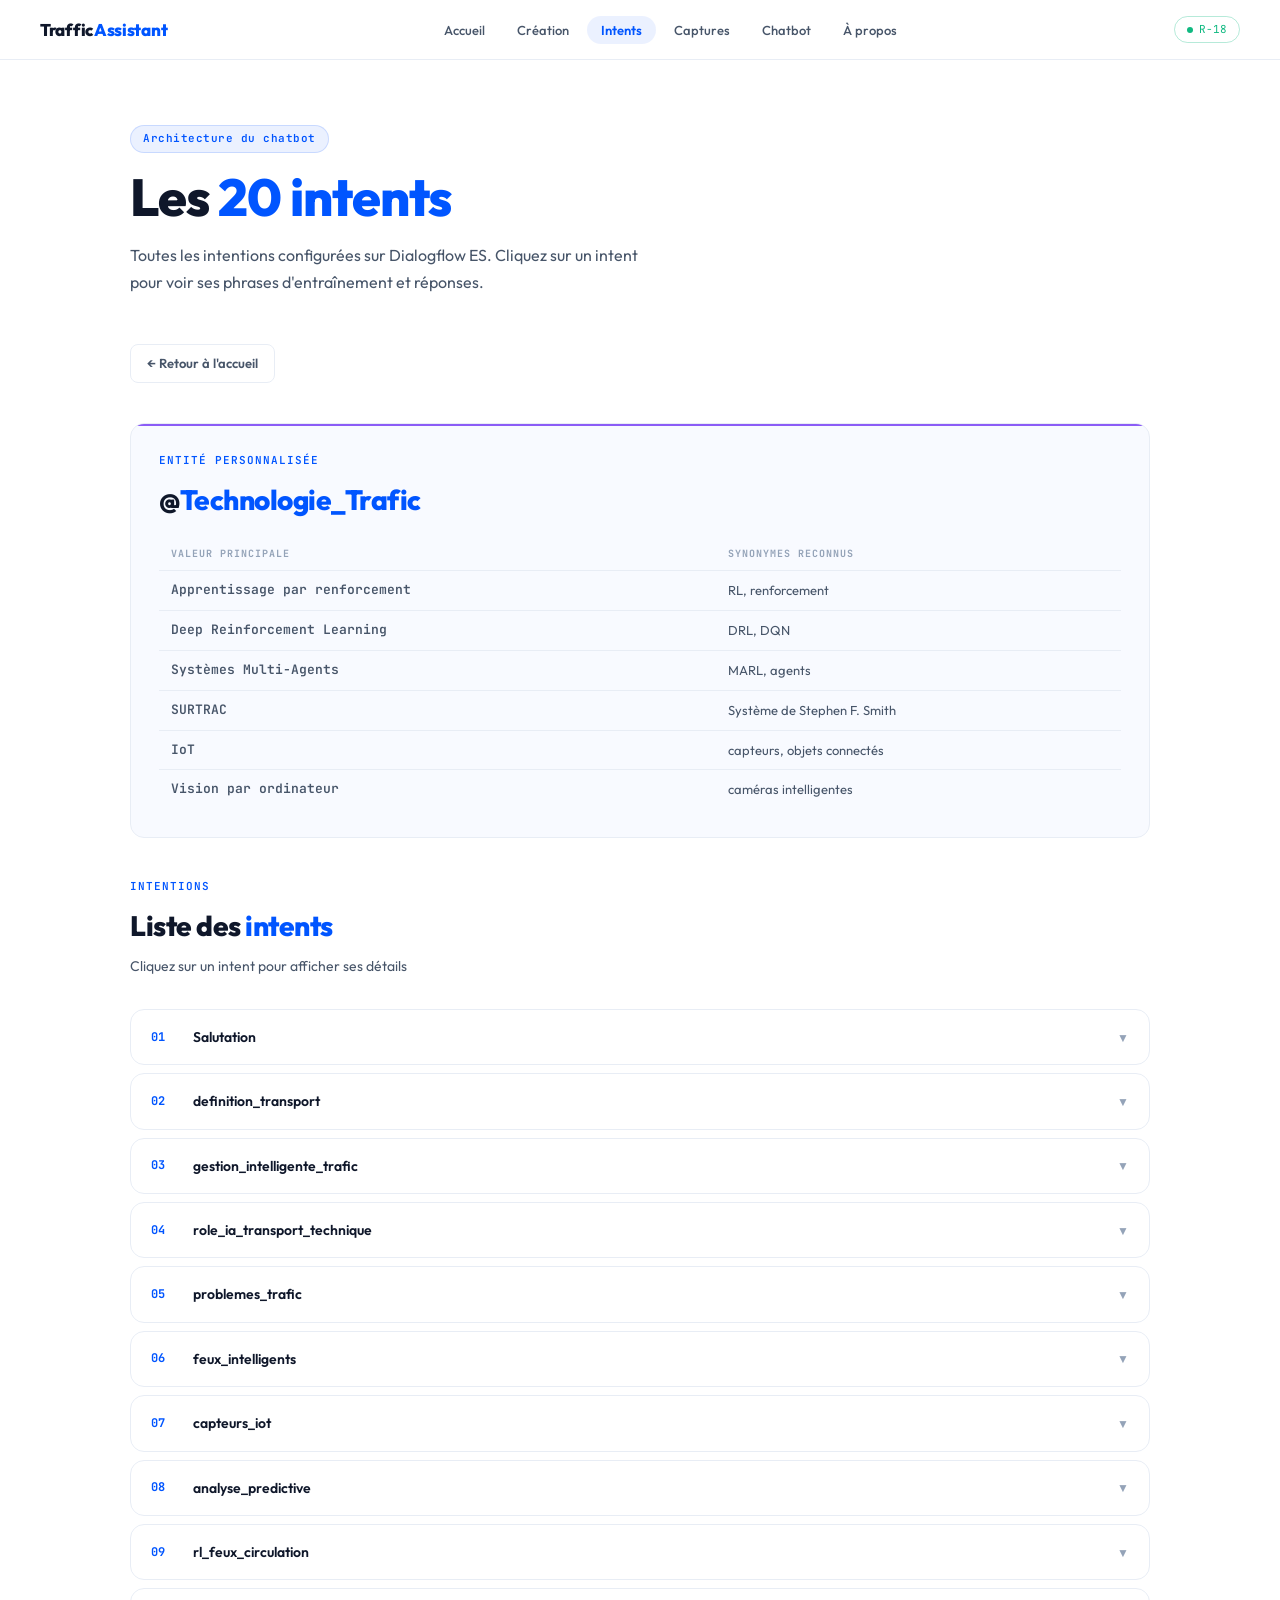
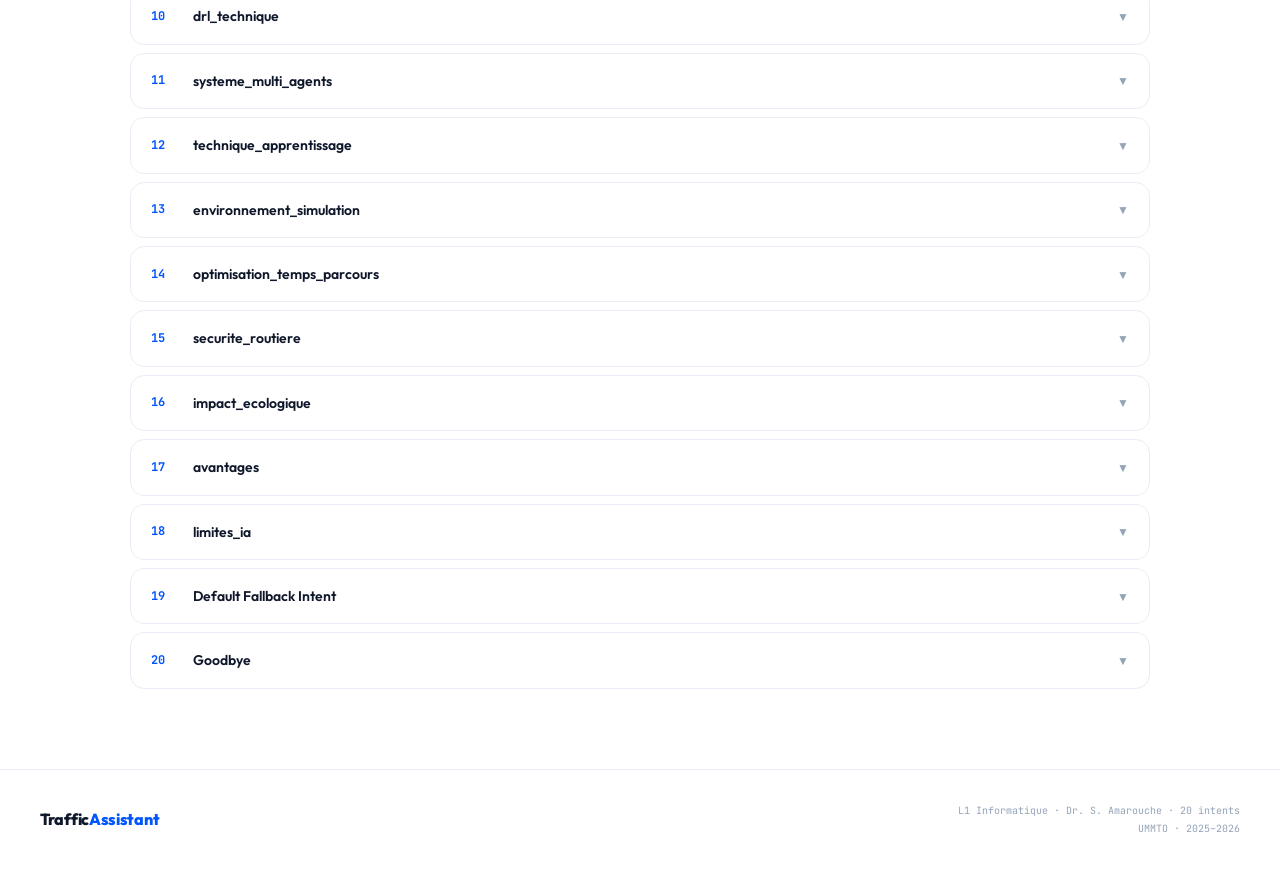
<file: intents.html>
<!DOCTYPE html>
<html lang="fr">
<head>
  <meta charset="UTF-8">
  <link rel="icon" href="images/favicon.png" type="image/png">
  <meta name="viewport" content="width=device-width, initial-scale=1.0, maximum-scale=1.0, user-scalable=no">
  <title>TrafficAssistant — Intents</title>
  <link rel="stylesheet" href="style.css">
  <style>
    /* Entity box */
    .entity-box {
      background: var(--bg2); border: 1px solid var(--border);
      border-radius: var(--radius); padding: 28px; margin-bottom: 40px;
      position: relative; overflow: hidden;
    }
    .entity-box::before { content: ''; position: absolute; top: 0; left: 0; right: 0; height: 2px; background: #8b5cf6; }
    .entity-table { width: 100%; border-collapse: collapse; margin-top: 16px; }
    .entity-table th {
      text-align: left; font-family: 'JetBrains Mono', monospace;
      font-size: 10px; color: var(--text3); text-transform: uppercase;
      letter-spacing: 1px; padding: 8px 12px;
      border-bottom: 1px solid var(--border);
    }
    .entity-table td { padding: 9px 12px; font-size: 13px; color: var(--text2); border-bottom: 1px solid var(--border); }
    .entity-table tr:last-child td { border-bottom: none; }
    .entity-val { color: #8b5cf6; font-weight: 600; font-family: 'JetBrains Mono', monospace; font-size: 12px; }

    /* Intents list */
    .intents-list { display: flex; flex-direction: column; gap: 8px; }
    .intent-item {
      background: var(--bg); border: 1px solid var(--border);
      border-radius: var(--radius); overflow: hidden;
      transition: border-color 0.2s;
    }
    .intent-item:hover { border-color: var(--blue-border); }
    .intent-header {
      display: flex; align-items: center; gap: 14px;
      padding: 16px 20px; cursor: pointer;
      user-select: none; transition: background 0.2s;
    }
    .intent-header:hover { background: var(--bg2); }
    .intent-num {
      font-size: 12px; font-weight: 700;
      font-family: 'JetBrains Mono', monospace;
      color: var(--blue); min-width: 28px;
    }
    .intent-name { font-size: 14px; font-weight: 600; color: var(--text); flex: 1; }
    .intent-toggle { font-size: 12px; color: var(--text3); transition: transform 0.3s; }
    .intent-item.open .intent-toggle { transform: rotate(180deg); }

    .intent-body {
      display: none; padding: 0 20px 20px;
      border-top: 1px solid var(--border);
    }
    .intent-item.open .intent-body { display: block; }

    .body-label {
      font-size: 10px; font-weight: 600;
      font-family: 'JetBrains Mono', monospace;
      color: var(--blue); text-transform: uppercase;
      letter-spacing: 1px; margin: 16px 0 10px;
    }
    .phrases-wrap { display: flex; flex-wrap: wrap; gap: 6px; }
    .phrase {
      font-size: 11px; padding: 4px 10px; border-radius: 20px;
      background: var(--bg2); border: 1px solid var(--border);
      color: var(--text2); font-family: 'JetBrains Mono', monospace;
    }
    .responses-wrap { display: flex; flex-direction: column; gap: 8px; }
    .response {
      background: var(--bg2); border: 1px solid var(--border);
      border-radius: var(--radius-sm); padding: 12px 14px;
      font-size: 13px; color: var(--text2); line-height: 1.65;
    }
    .response-num {
      display: inline-block; font-size: 10px; font-weight: 700;
      font-family: 'JetBrains Mono', monospace;
      color: var(--blue); margin-right: 6px;
    }
  </style>
</head>
<body>

<nav>
  <a href="index.html" class="nav-logo">Traffic<span>Assistant</span></a>
  <ul class="nav-links">
    <li><a href="index.html">Accueil</a></li>
    <li><a href="etapes.html">Création</a></li>
    <li><a href="intents.html" class="active">Intents</a></li>
    <li><a href="captures.html">Captures</a></li>
    <li><a href="chatbot.html">Chatbot</a></li>
    <li><a href="apropos.html">À propos</a></li>
  </ul>
  <div class="nav-badge">R-18</div>
</nav>

<div class="page-header">
  <div class="page-label">Architecture du chatbot</div>
  <h1 class="page-title">Les <span>20 intents</span></h1>
  <p class="page-desc">Toutes les intentions configurées sur Dialogflow ES. Cliquez sur un intent pour voir ses phrases d'entraînement et réponses.</p>
</div>

<div class="content">
  <a href="index.html" class="back-btn rv">← Retour à l'accueil</a>

  <!-- Entity -->
  <div class="entity-box rv">
    <div class="section-label">Entité personnalisée</div>
    <div class="section-title">@<span>Technologie_Trafic</span></div>
    <table class="entity-table">
      <thead><tr><th>Valeur principale</th><th>Synonymes reconnus</th></tr></thead>
      <tbody>
        <tr><td class="entity-val">Apprentissage par renforcement</td><td>RL, renforcement</td></tr>
        <tr><td class="entity-val">Deep Reinforcement Learning</td><td>DRL, DQN</td></tr>
        <tr><td class="entity-val">Systèmes Multi-Agents</td><td>MARL, agents</td></tr>
        <tr><td class="entity-val">SURTRAC</td><td>Système de Stephen F. Smith</td></tr>
        <tr><td class="entity-val">IoT</td><td>capteurs, objets connectés</td></tr>
        <tr><td class="entity-val">Vision par ordinateur</td><td>caméras intelligentes</td></tr>
      </tbody>
    </table>
  </div>

  <!-- Intents -->
  <div class="section-label rv">Intentions</div>
  <div class="section-title rv">Liste des <span>intents</span></div>
  <div class="section-sub rv">Cliquez sur un intent pour afficher ses détails</div>
  <div class="intents-list rv" id="intentsList"></div>
</div>

<footer>
  <div class="footer-logo">Traffic<span>Assistant</span></div>
  <div class="footer-info">L1 Informatique · Dr. S. Amarouche · 20 intents<br>UMMTO · 2025–2026</div>
</footer>

<script src="theme.js"></script>
<script>
const intents = [
  { num:"01", name:"Salutation", 
  phrases:["Bonjour","Salut","Bonsoir","Hello","Bonne journée","Bonjour TrafficAssistant","Comment vas-tu ?","Bien le bonjour","Salut TrafficAssistant","Bonjour j'ai des questions"], 
  responses:["Bonjour ! Je suis TrafficAssistant. Comment puis-je vous aider sur la gestion intelligente du trafic urbain aujourd'hui ?","Salut ! Ravi de vous voir. Je suis prêt à répondre à vos questions sur les technologies de régulation du trafic."] },
  
  { num:"02", name:"definition_transport", 
  phrases:["Explique-moi le transport.","Le transport en quelques mots.","Qu'est-ce que la mobilité ?","Donne une définition du transport.","Le transport c'est quoi ?","Quelle est la définition du transport urbain ?","Qu'est-ce qu'un système de transport ?","Explique le concept de transport.","Définis le transport.","C'est quoi le transport ?"], 
  responses:["Le transport se définit comme le processus logistique de transfert de flux physiques, qu'il s'agisse de personnes ou de marchandises, au sein d'un espace géographique donné.","Le transport constitue un vecteur socio-économique fondamental, dont l'efficacité opérationnelle repose sur la fluidité, la connectivité et la gestion rigoureuse des réseaux de circulation."] },
  
  { num:"03", name:"gestion_intelligente_trafic", 
  phrases:["C'est quoi la gestion du trafic avec l'IA ?","Définis les systèmes de transport intelligents.","Le trafic intelligent c'est quoi ?","Comment fonctionne la gestion du trafic ?","C'est quoi la mobilité intelligente ?","Explique la gestion du trafic urbain.","Comment définir la gestion intelligente du trafic ?","Qu'est-ce que la gestion intelligente du trafic ?","Défini le trafic urbain intelligent.","C'est quoi la gestion intelligente du trafic ?"], 
  responses:["La gestion intelligente du trafic (ITS) désigne l'application des technologies numériques pour optimiser la capacité, l'efficacité et la sécurité des réseaux routiers.","Il s'agit d'un système adaptatif intégrant des capteurs IoT et des algorithmes d'IA pour assurer une régulation des flux en temps réel, visant à réduire la congestion."] },
  
  { num:"04", name:"role_ia_transport_technique", 
  phrases:["De quelle manière l'IA transforme-t-elle la régulation du trafic ?","Explique le rôle des algorithmes d'IA dans les systèmes de transport intelligents.","En quoi l'IA améliore-t-elle la gestion des flux routiers ?","Quelles sont les capacités analytiques de l'IA pour la circulation ?","Comment l'IA intervient-elle dans les réseaux de transport ?","IA et transport : quelle est la modélisation technique ?","Quelles sont les fonctions de l'IA dans la gestion du trafic ?","Explique l'apport technique de l'IA à la mobilité.","Comment l'IA optimise-t-elle les systèmes de transport ?","Quel est le rôle de l'IA dans le transport ?"], 
  responses:["L'IA intervient dans les systèmes de transport par le traitement de flux de données massifs (Big Data) issus de capteurs, permettant une modélisation prédictive et une automatisation des stratégies de régulation des flux.","Techniquement, l'IA substitue les modèles de gestion statiques par des algorithmes adaptatifs. Elle optimise la capacité des infrastructures existantes en corrélant les variables de densité, de vitesse et de temps de parcours en temps réel."] },
  
  { num:"05", name:"problemes_trafic", 
  phrases:["Pourquoi faut-il gérer le trafic ?","Quel est le souci avec le trafic en ville ?","Quels sont les enjeux du trafic ?","Explique-moi les difficultés du trafic.","Quels sont les freins du trafic urbain ?","Quels sont les problèmes de mobilité ?","Quels sont les inconvénients du trafic ?","Quels sont les défis du transport ?","Quels sont les soucis de circulation ?","Quels sont les problèmes du trafic ?"], 
  responses:["Les problématiques identifiées incluent la congestion systémique, l'inefficacité des cycles de signalisation et l'impact écologique des véhicules au ralenti.","Les défis majeurs sont la saturation des infrastructures, l'imprévisibilité des incidents routiers et l'émission croissante de polluants atmosphériques."] },
  
  { num:"06", name:"feux_intelligents", 
  phrases:["Quels sont les avantages des feux intelligents ?","Comment l'IA gère les carrefours ?","Pourquoi changer les feux fixes ?","C'est quoi la signalisation adaptative ?","Les feux peuvent-ils s'adapter ?","Explique la signalisation intelligente.","À quoi servent les feux intelligents ?","Quelle est la différence entre feu fixe et intelligent ?","Comment marchent les feux intelligents ?","C'est quoi un feu intelligent ?"], 
  responses:["Contrairement aux systèmes à cycles fixes, les feux intelligents ajustent leurs phases dynamiquement en fonction de la demande réelle. Cette technologie minimise le temps d'attente en optimisant les phases de signalisation selon le flux de véhicules en temps réel."] },
  
  { num:"07", name:"capteurs_iot", 
  phrases:["Comment le système obtient-il ses informations ?","Quelles sont les sources de données en temps réel ?","Qu'est-ce que l'Internet des Objets dans le transport ?","Comment le système détecte-t-il la présence de voitures ?","L'IA utilise-t-elle des capteurs connectés ?","Explique l'utilisation des capteurs de trafic.","Comment les caméras et capteurs communiquent avec l'IA ?","Quel est le rôle de l'IoT dans ce projet ?","Comment l'IA récolte les données du trafic ?","Quels types de capteurs utilise le système ?"], 
  responses:["Les capteurs LIDAR mesurent les distances avec précision et détectent les obstacles sur la route. Combinés aux caméras et au GPS, ils forment un réseau complet qui permet à l'IA de prendre des décisions optimales en temps réel."] },
  
  { num:"08", name:"analyse_predictive", 
  phrases:["Quels sont les avantages de la prédiction du trafic ?","Comment l'IA sait-elle quand le trafic sera dense ?","L'IA peut-elle analyser les tendances du trafic ?","Comment l'IA évite les embouteillages avant qu'ils n'arrivent ?","Explique la prédiction du trafic.","Pourquoi l'IA est-elle prédictive ?","Le système est-il capable de prévoir le trafic ?","Comment fonctionne l'analyse prédictive ?","L'IA peut-elle anticiper le trafic ?","Comment l'IA prédit-elle les bouchons ?"], 
  responses:["L'IA prédit les embouteillages en analysant les données historiques et les données en temps réel des capteurs. Les algorithmes de machine learning identifient les patterns récurrents et génèrent des alertes avant que les bouchons ne se forment.","Grâce aux données collectées par les caméras et capteurs GPS, l'IA anticipe les zones de congestion et ajuste les feux en avance, réduisant les embouteillages avant même qu'ils n'apparaissent.","Selon l'article de Akhtar et Moridpour (2021), les modèles d'IA exploitent des données historiques et en temps réel pour améliorer significativement la prédiction du trafic urbain."] },
  
  { num:"09", name:"rl_feux_circulation", 
  phrases:["Quel est le concept de RL appliqué au trafic ?","Comment un feu apprend-il ?","Pourquoi utiliser le RL dans le transport ?","Qu'est-ce que le RL pour le trafic ?","Le RL aide-t-il les carrefours ?","Comment fonctionne le RL dans les feux ?","Explique le RL dans la circulation.","Qu'est-ce que l'apprentissage par renforcement pour le trafic ?","Comment le RL gère les feux ?","Qu'est-ce que le renforcement pour les feux ?"], 
  responses:["Le RL (Apprentissage par renforcement) est une méthode d'IA où un agent optimise ses politiques de contrôle en fonction de récompenses liées à la fluidité. Ce paradigme permet à un contrôleur de signalisation d'apprendre des stratégies optimales par interaction directe avec l'environnement routier.","Un feu de circulation basé sur le RL observe en permanence le flux de véhicules à son intersection. Selon ce qu'il perçoit, il ajuste la durée de ses phases et reçoit une récompense si le trafic s'améliore, ce qui lui permet d'apprendre à prendre de meilleures décisions."] },
  
  { num:"10", name:"drl_technique", 
  phrases:["C'est quoi un Deep Q-Network ?","Comment fonctionne le DRL ?","Quel est le rôle du DRL ?","Qu'est-ce que les réseaux profonds dans le trafic ?","Pourquoi le DRL est plus efficace ?","Comment le DRL aide le trafic ?","Quelle est la différence entre RL et DRL ?","Explique DQN et MARL.","Qu'est-ce que le Deep Reinforcement Learning ?","C'est quoi le DRL ?"], 
  responses:["Le Deep Reinforcement Learning est une évolution du RL classique qui intègre des réseaux de neurones profonds. Cela permet à l'IA de traiter des situations de trafic beaucoup plus complexes, comme gérer plusieurs intersections simultanément avec des milliers de variables en temps réel.","Le DRL est l'évolution du RL. En utilisant le 'Deep Learning', l'agent peut apprendre à partir de données brutes (images de caméras, flux de capteurs) sans intervention humaine, ce qui rend le système capable de gérer des situations de trafic imprévisibles qu'un algorithme classique ne pourrait pas résoudre."] },
  
  { num:"11", name:"systeme_multi_agents", 
  phrases:["Pourquoi utiliser plusieurs agents au lieu d'un seul ?","C'est quoi la coordination multi-agents ?","Quel est le rôle des agents dans la gestion du trafic ?","Comment les agents collaborent dans le MARL ?","Qu'est-ce que le Multi-Agent Reinforcement Learning ?","Explique le système multi-agents.","Pourquoi le MARL est utilisé pour le trafic ?","Comment fonctionne l'apprentissage multi-agents ?","C'est quoi le MARL ?","Explique le MARL."], 
  responses:["Le MARL (Multi-Agent Reinforcement Learning) est une approche où chaque intersection d'un réseau routier est gérée par un agent intelligent autonome. Ces agents apprennent simultanément à optimiser le trafic local tout en interagissant avec leurs voisins. Au lieu d'avoir un cerveau central unique, on obtient un système distribué et robuste où la coordination globale émerge de la collaboration locale des agents.","Le système Surtrac, présenté par Stephen F. Smith dans AI Magazine (2020), est l'exemple concret de cette approche : chaque intersection ajuste ses feux en temps réel tout en communiquant avec les carrefours voisins pour optimiser la circulation à l'échelle du réseau."] },
  
  { num:"12", name:"technique_apprentissage", 
  phrases:["Est-ce que l'IA fait des erreurs au début ?","DRL et fonction de récompense, comment ça marche ?","Quelle est la logique derrière l'apprentissage de l'agent ?","Comment fonctionne l'optimisation des feux ?","L'IA reçoit-elle une note pour ses décisions ?","Comment l'agent ajuste-t-il son comportement ?","C'est quoi l'apprentissage par renforcement ?","Comment l'IA apprend-elle à être efficace ?","Explique-moi la fonction de récompense.","Comment l'IA sait-elle qu'elle a bien fait ?"], 
  responses:["Le système apprend via une 'fonction de récompense'. L'IA reçoit une récompense positive lorsqu'elle améliore la fluidité et une pénalité lorsqu'elle génère de l'attente, ce qui lui permet d'affiner ses décisions au fil du temps.","L'apprentissage par renforcement (DRL) est le moteur du système. L'agent explore différentes actions sur les feux et ajuste son comportement en fonction des scores obtenus, cherchant à maximiser l'efficacité globale du réseau.","L'IA utilise des boucles d'apprentissage itératives : en répétant ses expériences en simulation, elle développe progressivement une stratégie optimale pour gérer les intersections de manière efficace."] },
  
  { num:"13", name:"environnement_simulation", 
  phrases:["Est-ce que l'entraînement est sécurisé ?","Quel logiciel est utilisé pour simuler le trafic ?","L'apprentissage se fait-il en temps réel ou en simulation ?","Comment valides-tu le modèle avant de l'utiliser ?","Peux-tu expliquer l'environnement de simulation ?","Où l'IA apprend-elle à gérer le trafic ?","Comment testes-tu l'IA sans risquer d'accidents ?","C'est quoi SUMO ou CityFlow ?","Utilises-tu un simulateur pour le trafic ?","Comment entraînes-tu l'IA ?"], 
  responses:["L'entraînement de l'IA s'effectue dans des environnements de simulation spécialisés tels que SUMO ou CityFlow. Ces outils reproduisent fidèlement les conditions de trafic réel, permettant aux agents d'apprendre sans aucun risque pour les usagers.","Pour éviter toute perturbation réelle, nous utilisons des simulateurs de trafic. Ces plateformes virtuelles permettent à l'IA de tester des millions de scénarios et de valider ses stratégies de régulation avant tout déploiement.","La phase d'apprentissage repose sur la simulation. En utilisant des environnements comme SUMO, le système peut évoluer dans un cadre contrôlé et sécurisé pour optimiser les flux de circulation en toute sérénité."] },
  
  { num:"14", name:"optimisation_temps_parcours", 
  phrases:["Comment éviter les pertes de temps dans le trafic ?","Quel gain de temps avec un système intelligent ?","Comment le trafic intelligent fluidifie les trajets ?","Explique la réduction du temps de parcours.","Pourquoi les trajets sont-ils plus rapides avec l'IA ?","Comment gagner du temps sur la route ?","Quel est l'impact de l'IA sur la durée des trajets ?","Comment optimiser la durée des déplacements ?","L'IA peut-elle raccourcir les temps de parcours ?","Comment réduire le temps de trajet ?"], 
  responses:["L'IA synchronise dynamiquement les feux de signalisation pour éviter les arrêts inutiles aux intersections, réduisant ainsi le temps de trajet des conducteurs en ville.","Les algorithmes prédictifs analysent les flux de véhicules en temps réel et adaptent les phases des feux, réduisant mécaniquement la durée des trajets urbains."] },
  
  { num:"15", name:"securite_routiere", 
  phrases:["Sécurité routière et IA, quel rapport ?","L'IA est-elle plus sûre qu'un humain pour gérer le trafic ?","Comment le système réagit-il aux situations dangereuses ?","Quel est l'impact de l'IA sur le taux d'accidents ?","L'IA peut-elle rendre les routes plus sûres ?","Comment l'IA protège-t-elle les piétons ?","Le système aide-t-il à éviter les collisions ?","Quel est le rôle de l'IA dans la sécurité routière ?","Comment l'IA réduit-elle les accidents ?","L'IA améliore-t-elle la sécurité ?"], 
  responses:["L'IA renforce la sécurité en fluidifiant le trafic, ce qui réduit les comportements agressifs et les freinages brusques. De plus, elle peut détecter en temps réel des situations à risque, comme un accident ou un obstacle sur la voie, pour alerter immédiatement les autres usagers.","La sécurité routière est au cœur du système. En optimisant les temps de passage et en gérant mieux les intersections, l'IA diminue mécaniquement le nombre de conflits entre les véhicules et protège davantage les usagers vulnérables comme les piétons.","En supprimant les erreurs humaines liées à la fatigue ou à l'inattention lors de la gestion des feux, l'IA garantit une régulation plus constante. Le système permet aussi une réponse plus rapide en cas d'urgence, rendant les carrefours beaucoup plus sécurisés."] },
  
  { num:"16", name:"impact_ecologique", 
  phrases:["L'IA permet-elle de diminuer les gaz à effet de serre ?","Comment la fluidification du trafic aide l'écologie ?","Le système est-il bon pour la planète ?","L'IA peut-elle aider à réduire l'empreinte carbone des voitures ?","Quel lien entre trafic fluide et environnement ?","Est-ce que ça consomme moins de carburant ?","Comment l'IA réduit-elle les émissions de CO2 ?","Le projet est-il écologique ?","L'IA aide-t-elle à réduire la pollution ?"], 
  responses:["En réduisant les arrêts fréquents et les démarrages répétitifs aux feux, l'IA diminue la consommation de carburant des véhicules, conduisant à une baisse significative des émissions de CO₂ et de particules fines en ville.","La fluidification du trafic est un levier écologique majeur. Moins de temps passé dans les embouteillages signifie moins de moteurs tournant au ralenti, permettant ainsi une amélioration directe de la qualité de l'air pour les habitants.","L'optimisation des feux de circulation par l'IA contribue activement à la transition écologique urbaine en limitant le gaspillage énergétique lié aux ralentissements inutiles et à la congestion routière."] },
  
  { num:"17", name:"avantages", 
  phrases:["Quels sont les atouts du système pour la mobilité urbaine ?","C'est quoi l'intérêt de la gestion intelligente ?","Qu'est-ce que ça apporte aux usagers ?","Pourquoi le trafic est-il plus fluide avec l'IA ?","Quels sont les points forts de cette solution ?","Quels bénéfices pour la ville ?","Pourquoi utiliser l'IA plutôt qu'un système traditionnel ?","En quoi est-ce mieux qu'une gestion classique ?","Quels sont les avantages de cette approche intelligente ?","Pourquoi choisir ton système de gestion de trafic ?"], 
  responses:["L'IA permet une optimisation dynamique du trafic en temps réel, réduit les embouteillages, diminue les temps de trajet et contribue à la réduction des émissions de CO₂. Elle améliore également la sécurité routière et aide les autorités à planifier les infrastructures urbaines.","Contrairement aux systèmes à feux fixes, l'IA s'adapte aux conditions imprévues comme les accidents ou les heures de pointe. Cette adaptabilité réduit les temps d'attente et améliore le confort des conducteurs au quotidien.","Au-delà de la régulation, l'IA facilite la planification urbaine. Les données collectées permettent aux autorités de mieux comprendre les habitudes de déplacement pour concevoir des infrastructures routières plus efficaces et mieux dimensionnées."] },
  
  { num:"18", name:"limites_ia", 
  phrases:["Quels sont les défis techniques à relever ?","L'IA a-t-elle besoin de beaucoup de données ?","Y a-t-il des problèmes de fiabilité avec le MARL ?","Est-ce que le système peut être piraté ?","Quelles sont les faiblesses du projet ?","L'IA est-elle parfaite pour gérer les routes ?","Y a-t-il des risques avec l'utilisation de l'IA pour le trafic ?","Quels sont les inconvénients de cette approche ?","L'IA peut-elle échouer ?","Quelles sont les limites du système ?"], 
  responses:["L'IA dans la gestion du trafic dépend fortement de la qualité des données collectées. Si les capteurs fournissent des données incomplètes ou erronées, les décisions prises peuvent être inefficaces. À cela s'ajoutent le coût élevé des infrastructures et les risques pour la vie privée des citoyens.","Bien qu'efficace, l'IA dans le trafic fait face à des obstacles majeurs : des risques de biais algorithmiques générant des inégalités de traitement, un besoin crucial de maintenance continue pour éviter les erreurs, et une vulnérabilité aux cybermenaces. Le déploiement nécessite également une gouvernance stricte pour encadrer la collecte massive de données personnelles.","Les limites principales résident dans l'équilibre coût-bénéfice : l'exigence d'équipements technologiques de pointe, la complexité de la maintenance des algorithmes sur le long terme, et la difficulté d'assurer une scalabilité performante. Sans une gouvernance solide et une qualité de données irréprochable, l'efficacité du système peut être fortement compromise."] },
  
  { num:"19", name:"Default Fallback Intent", 
  phrases:["(déclenché automatiquement pour toute question non reconnue)"], 
  responses:["Désolé, je n'ai pas bien saisi votre question. Pouvez-vous la reformuler de manière plus explicite concernant la gestion du trafic ?"] },
  
  { num:"20", name:"Goodbye", 
  phrases:["C'est compris, merci.","Fin de la discussion.","Bye, merci.","Je n'ai plus d'autres questions, merci.","Merci, à bientôt.","Au revoir et bonne continuation.","C'est tout, merci pour ton aide.","Je te laisse, merci.","Merci, c'est tout pour moi.","Au revoir."], 
  responses:["C'est entendu. N'hésitez pas à revenir si vous avez d'autres questions sur la gestion intelligente du trafic urbain. Bonne fin de journée !","Je reste à votre disposition pour toute information complémentaire. Au revoir et bonne continuation dans vos travaux.","D'accord, je vous souhaite une excellente journée. N'hésitez pas à me solliciter de nouveau pour approfondir les aspects techniques de notre système de gestion du trafic."] }
];

const list = document.getElementById('intentsList');
intents.forEach(intent => {
  const el = document.createElement('div');
  el.className = 'intent-item';
  el.innerHTML = `
    <div class="intent-header">
      <span class="intent-num">${intent.num}</span>
      <span class="intent-name">${intent.name}</span>
      <span class="intent-toggle">▼</span>
    </div>
    <div class="intent-body">
      <div class="body-label">Phrases d'entraînement (${intent.phrases.length})</div>
      <div class="phrases-wrap">${intent.phrases.map(p => `<span class="phrase">${p}</span>`).join('')}</div>
      <div class="body-label">Réponses (${intent.responses.length})</div>
      <div class="responses-wrap">${intent.responses.map((r,i) => `<div class="response"><span class="response-num">R${i+1}</span>${r}</div>`).join('')}</div>
    </div>
  `;
  el.querySelector('.intent-header').addEventListener('click', () => el.classList.toggle('open'));
  list.appendChild(el);
});
</script>
</body>
</html>
</file>
<file: style.css>
/* ================================================
   TrafficAssistant — style.css
   Clean, minimal, professional design
   Inspired by: white bg, blue accents, Outfit font
   ================================================ */

@import url('https://fonts.googleapis.com/css2?family=Outfit:wght@300;400;500;600;700;800&family=JetBrains+Mono:wght@400;500&display=swap');

/* --- Variables --- */
:root {
  --bg: #ffffff;
  --bg2: #f8faff;
  --bg3: #f0f4ff;
  --blue: #0055ff;
  --blue-light: #3b82f6;
  --blue-pale: rgba(0, 85, 255, 0.08);
  --blue-border: rgba(0, 85, 255, 0.15);
  --text: #0f172a;
  --text2: #475569;
  --text3: #94a3b8;
  --border: #e8edf5;
  --shadow: 0 4px 24px rgba(0, 85, 255, 0.06);
  --shadow-hover: 0 12px 40px rgba(0, 85, 255, 0.12);
  --radius: 14px;
  --radius-sm: 8px;
}

/* --- Reset --- */
*, *::before, *::after { margin: 0; padding: 0; box-sizing: border-box; }
html { scroll-behavior: smooth; }
body {
  font-family: 'Outfit', sans-serif;
  background: var(--bg);
  color: var(--text);
  overflow-x: hidden;
  line-height: 1.6;
}

/* --- Navigation --- */
nav {
  position: sticky;
  top: 0; z-index: 100;
  background: rgba(255, 255, 255, 0.92);
  backdrop-filter: blur(20px);
  -webkit-backdrop-filter: blur(20px);
  border-bottom: 1px solid var(--border);
  padding: 0 40px;
  height: 60px;
  display: flex;
  align-items: center;
  justify-content: space-between;
}
.nav-logo {
  font-size: 17px;
  font-weight: 800;
  color: var(--text);
  text-decoration: none;
  letter-spacing: -0.3px;
}
.nav-logo span { color: var(--blue); }
.nav-links {
  display: flex;
  gap: 4px;
  list-style: none;
}
.nav-links a {
  font-size: 13px;
  font-weight: 500;
  color: var(--text2);
  text-decoration: none;
  padding: 6px 14px;
  border-radius: 20px;
  transition: all 0.2s;
}
.nav-links a:hover { color: var(--blue); background: var(--blue-pale); }
.nav-links a.active { color: var(--blue); background: var(--blue-pale); font-weight: 600; }
.nav-badge {
  font-family: 'JetBrains Mono', monospace;
  font-size: 11px;
  color: #10b981;
  border: 1px solid rgba(16,185,129,0.3);
  padding: 4px 12px;
  border-radius: 20px;
  display: flex; align-items: center; gap: 6px;
}
.nav-badge::before {
  content: '';
  width: 6px; height: 6px;
  background: #10b981;
  border-radius: 50%;
  animation: pulse 2s ease-in-out infinite;
}
@keyframes pulse { 0%,100%{opacity:1} 50%{opacity:.3} }

/* --- Page header --- */
.page-header {
  padding: 64px 40px 48px;
  max-width: 1100px;
  margin: 0 auto;
}
.page-header.center { text-align: center; }
.page-label {
  display: inline-block;
  font-size: 11px;
  font-weight: 600;
  font-family: 'JetBrains Mono', monospace;
  color: var(--blue);
  background: var(--blue-pale);
  border: 1px solid var(--blue-border);
  padding: 4px 12px;
  border-radius: 20px;
  letter-spacing: 0.5px;
  margin-bottom: 16px;
  opacity: 0;
  animation: fadeUp 0.6s ease 0.1s forwards;
}
.page-title {
  font-size: clamp(32px, 5vw, 52px);
  font-weight: 800;
  line-height: 1.1;
  letter-spacing: -1px;
  color: var(--text);
  margin-bottom: 16px;
  opacity: 0;
  animation: fadeUp 0.6s ease 0.2s forwards;
}
.page-title span { color: var(--blue); }
.page-desc {
  font-size: 16px;
  color: var(--text2);
  max-width: 520px;
  line-height: 1.7;
  opacity: 0;
  animation: fadeUp 0.6s ease 0.3s forwards;
}
.page-header.center .page-desc { margin: 0 auto; }

@keyframes fadeUp {
  from { opacity: 0; transform: translateY(16px); }
  to { opacity: 1; transform: translateY(0); }
}

/* --- Content wrapper --- */
.content {
  padding: 0 40px 80px;
  max-width: 1100px;
  margin: 0 auto;
}

/* --- Back button --- */
.back-btn {
  display: inline-flex;
  align-items: center;
  gap: 8px;
  font-size: 13px;
  font-weight: 600;
  color: var(--text2);
  text-decoration: none;
  padding: 8px 16px;
  border-radius: var(--radius-sm);
  border: 1px solid var(--border);
  background: var(--bg);
  transition: all 0.2s;
  margin-bottom: 40px;
}
.back-btn:hover { color: var(--blue); border-color: var(--blue-border); background: var(--blue-pale); }

/* --- Cards --- */
.card {
  background: var(--bg);
  border: 1px solid var(--border);
  border-radius: var(--radius);
  padding: 28px;
  box-shadow: var(--shadow);
  transition: all 0.25s;
}
.card:hover {
  border-color: var(--blue-border);
  box-shadow: var(--shadow-hover);
  transform: translateY(-3px);
}

/* --- Tags --- */
.tag {
  display: inline-block;
  font-family: 'JetBrains Mono', monospace;
  font-size: 10px;
  font-weight: 500;
  padding: 3px 10px;
  border-radius: 20px;
  border: 1px solid;
}
.tag-blue { color: var(--blue); border-color: var(--blue-border); background: var(--blue-pale); }
.tag-green { color: #10b981; border-color: rgba(16,185,129,.25); background: rgba(16,185,129,.08); }
.tag-orange { color: #f97316; border-color: rgba(249,115,22,.25); background: rgba(249,115,22,.08); }
.tag-purple { color: #8b5cf6; border-color: rgba(139,92,246,.25); background: rgba(139,92,246,.08); }

/* --- Scroll reveal --- */
.rv {
  opacity: 0;
  transform: translateY(20px);
  transition: opacity 0.5s ease, transform 0.5s ease;
}
.rv.vis { opacity: 1; transform: translateY(0); }

/* --- Section title --- */
.section-label {
  font-size: 11px;
  font-weight: 600;
  font-family: 'JetBrains Mono', monospace;
  color: var(--blue);
  text-transform: uppercase;
  letter-spacing: 1px;
  margin-bottom: 8px;
}
.section-title {
  font-size: 28px;
  font-weight: 800;
  letter-spacing: -0.5px;
  color: var(--text);
  margin-bottom: 6px;
}
.section-title span { color: var(--blue); }
.section-sub {
  font-size: 14px;
  color: var(--text2);
  margin-bottom: 32px;
}

/* --- Divider --- */
.divider {
  height: 1px;
  background: var(--border);
  margin: 48px 0;
}

/* --- Footer --- */
footer {
  border-top: 1px solid var(--border);
  padding: 32px 40px;
  display: flex;
  align-items: center;
  justify-content: space-between;
  flex-wrap: wrap;
  gap: 12px;
}
.footer-logo {
  font-size: 16px;
  font-weight: 800;
  color: var(--text);
  letter-spacing: -0.3px;
}
.footer-logo span { color: var(--blue); }
.footer-info {
  font-family: 'JetBrains Mono', monospace;
  font-size: 10px;
  color: var(--text3);
  text-align: right;
  line-height: 1.8;
}

/* --- Responsive --- */
@media (max-width: 768px) {
  nav { padding: 0 16px; }
  .nav-links { display: none; }
  .page-header, .content { padding-left: 16px; padding-right: 16px; }
  .page-header { padding-top: 40px; }
  footer { padding: 24px 16px; }
  .footer-info { text-align: left; }
}
</file>
